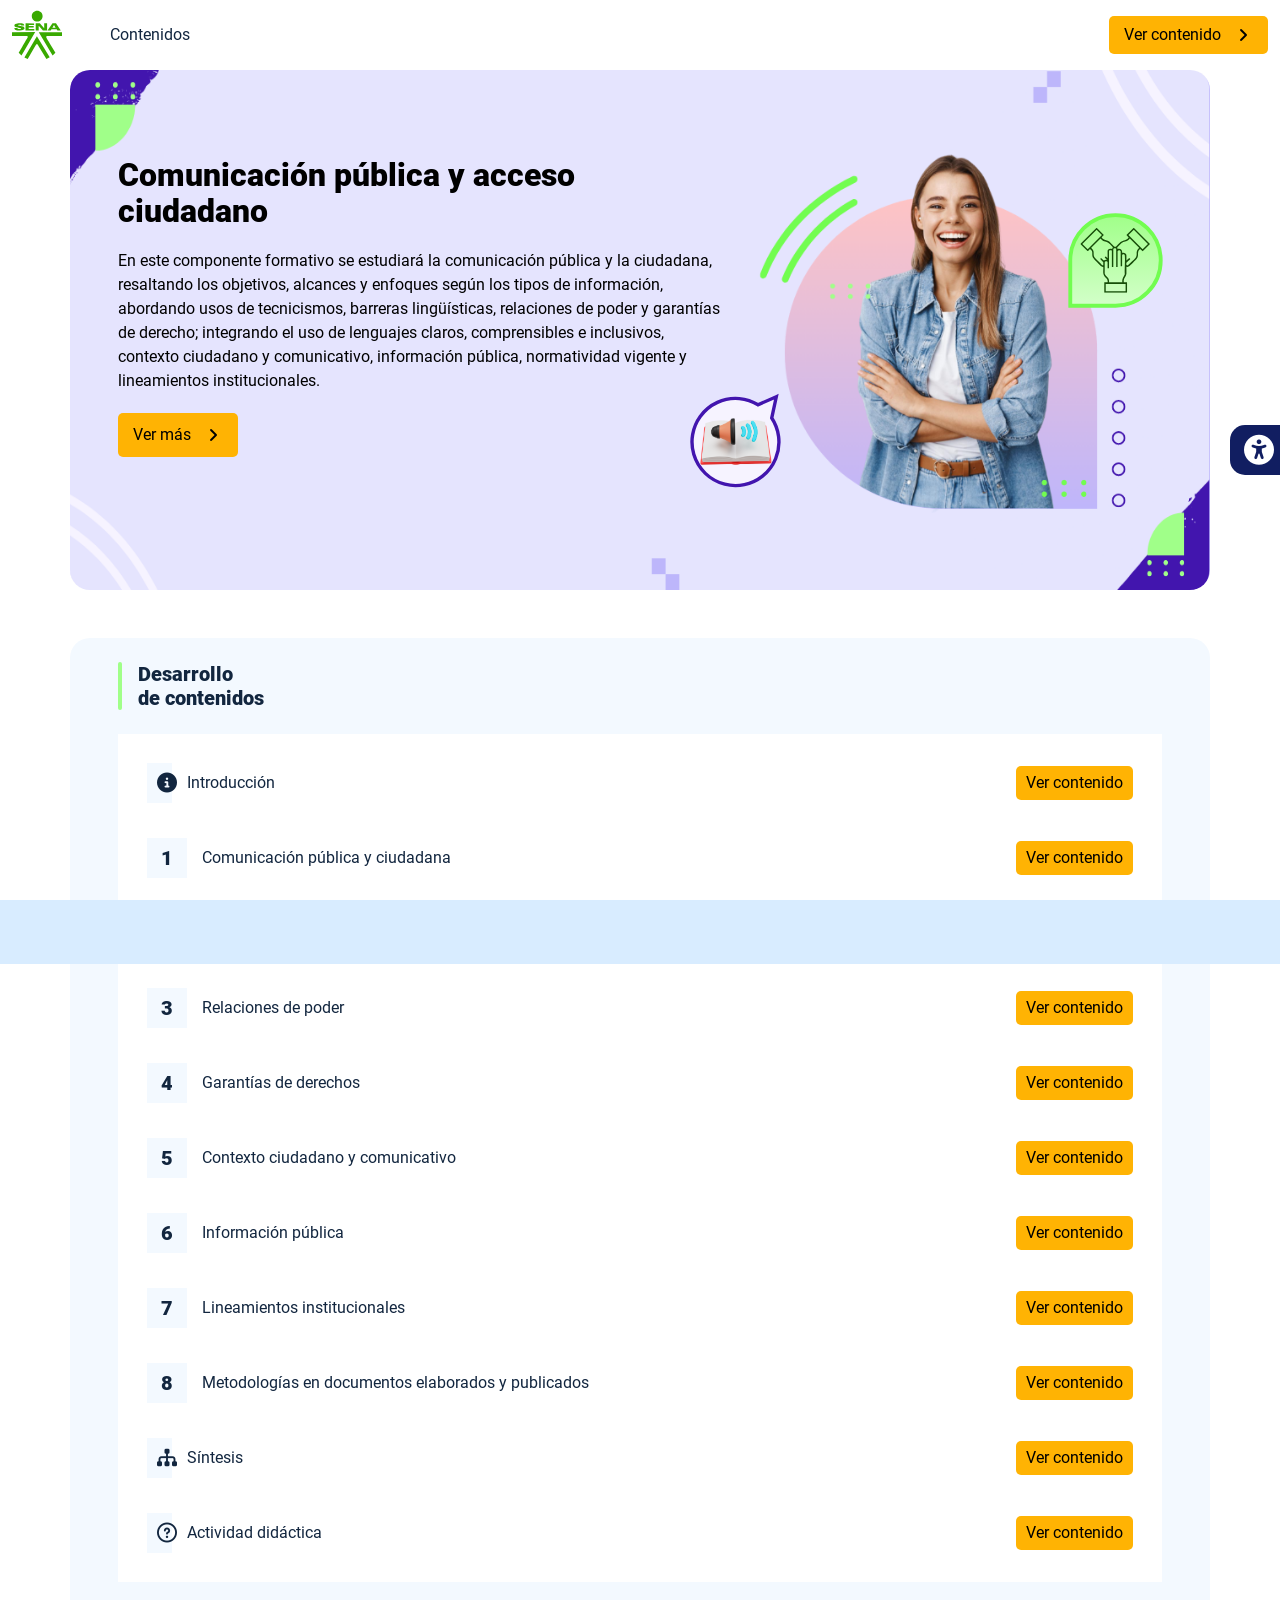
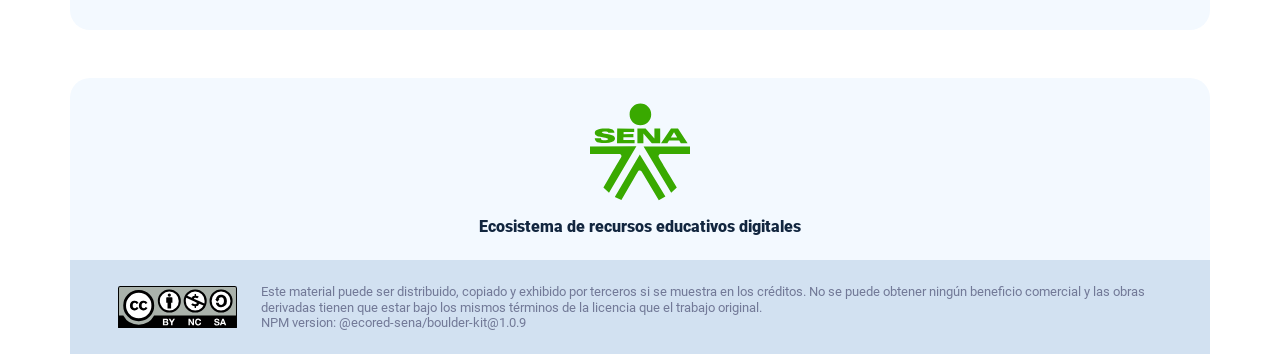
<file: index.html>
<!DOCTYPE html>
<html lang="">
<head>
    <meta charset="utf-8">
    <meta http-equiv="X-UA-Compatible" content="IE=edge">
    <meta name="viewport" content="width=device-width,initial-scale=1.0">
    <link rel="icon" href="./favicon.ico">
    <title>Comunicación pública y acceso ciudadano</title>
  <script defer src="./assets/index-DFzLZDbA.js"></script>
  <link rel="stylesheet" href="./assets/style-054N5R36.css">
</head>
<body>
    <noscript>
        <strong>We're sorry but this app doesn't work properly without JavaScript enabled. Please enable it to continue.</strong>
    </noscript>
    <div id="app"></div>
</body>
</html>
</file>
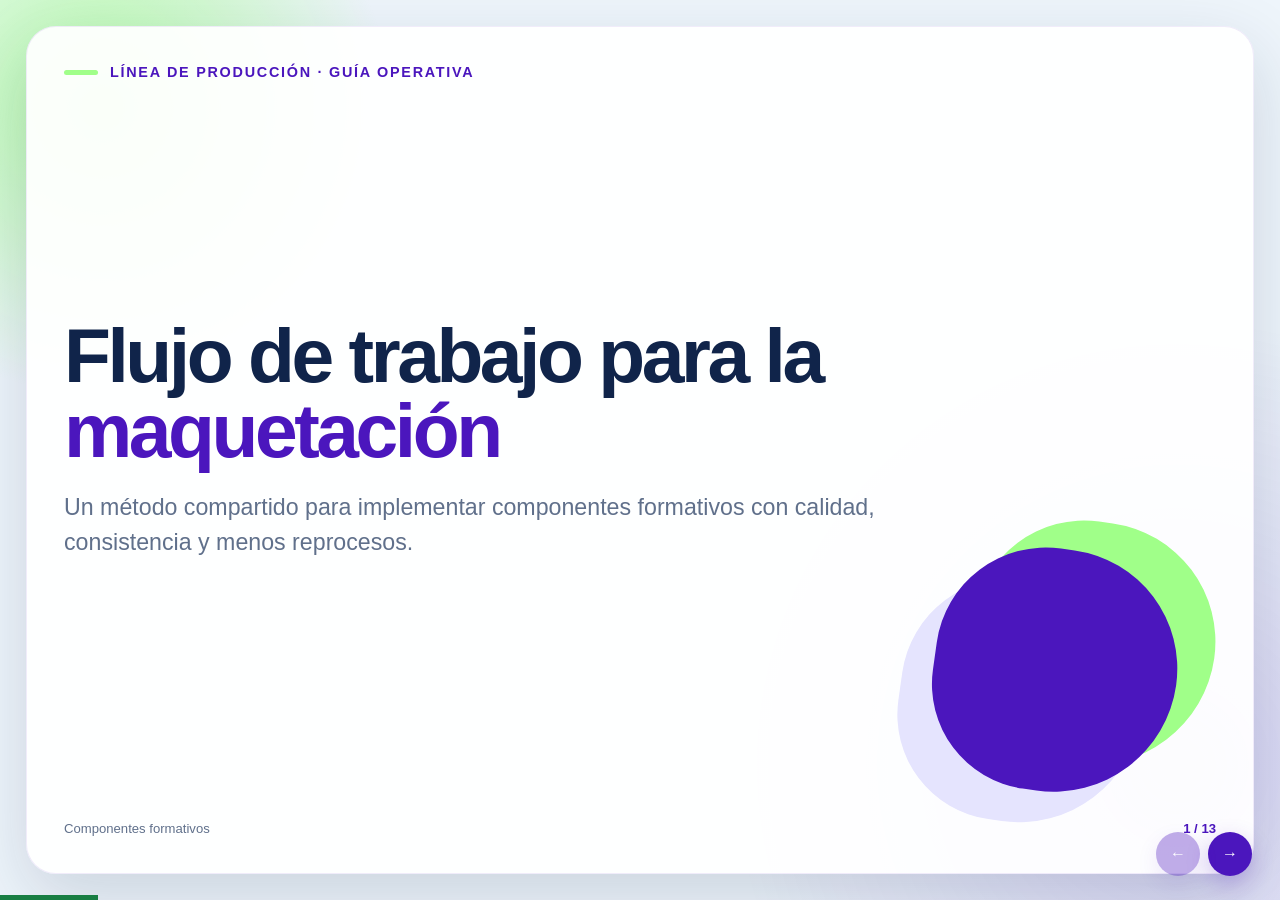
<file: scripts/index.html>
<!doctype html>
<html lang="es">
<head>
  <meta charset="utf-8">
  <meta name="viewport" content="width=device-width, initial-scale=1">
  <title>Flujo de maquetación de componentes formativos</title>
  <style>
    :root {
      --navy: #10244a;
      --violet: #4b16bd;
      --violet-soft: #e5e4fe;
      --green: #a0ff89;
      --green-dark: #187e43;
      --pink: #fedefe;
      --yellow: #ffb000;
      --paper: #fff;
      --muted: #60708b;
      --line: #dce3ec;
      --shadow: 0 24px 70px rgba(16, 36, 74, .16);
    }

    * { box-sizing: border-box; }
    html, body { margin: 0; min-height: 100%; }
    body {
      overflow: hidden;
      color: var(--navy);
      font-family: Inter, "Segoe UI", Arial, sans-serif;
      background:
        radial-gradient(circle at 8% 12%, rgba(160,255,137,.72), transparent 18rem),
        radial-gradient(circle at 92% 85%, rgba(75,22,189,.16), transparent 28rem),
        #eef5fb;
    }

    button { font: inherit; }
    .deck { position: relative; width: 100vw; height: 100vh; }
    .slide {
      position: absolute;
      inset: 0;
      display: grid;
      grid-template-rows: auto 1fr auto;
      gap: clamp(18px, 3vh, 34px);
      padding: clamp(28px, 5vw, 76px);
      opacity: 0;
      visibility: hidden;
      transform: translateX(55px) scale(.985);
      transition: opacity .35s ease, transform .35s ease, visibility .35s;
    }
    .slide.active { opacity: 1; visibility: visible; transform: none; }
    .slide::before {
      content: "";
      position: absolute;
      inset: clamp(14px, 2vw, 30px);
      z-index: -1;
      border: 1px solid rgba(75,22,189,.08);
      border-radius: 30px;
      background: rgba(255,255,255,.93);
      box-shadow: var(--shadow);
    }

    .eyebrow {
      display: flex;
      align-items: center;
      gap: 12px;
      color: var(--violet);
      font-size: clamp(.72rem, 1.2vw, .9rem);
      font-weight: 800;
      letter-spacing: .12em;
      text-transform: uppercase;
    }
    .eyebrow::before { content: ""; width: 34px; height: 5px; border-radius: 9px; background: var(--green); }
    h1, h2, h3, p { margin-top: 0; }
    h1 { max-width: 980px; margin-bottom: 22px; font-size: clamp(2.4rem, 6vw, 5.9rem); line-height: .98; letter-spacing: -.045em; }
    h2 { margin-bottom: 16px; font-size: clamp(2rem, 4vw, 4rem); line-height: 1.04; letter-spacing: -.035em; }
    h3 { margin-bottom: 9px; font-size: clamp(1rem, 1.8vw, 1.3rem); }
    p, li { font-size: clamp(.9rem, 1.45vw, 1.15rem); line-height: 1.5; }
    .lead { max-width: 920px; color: var(--muted); font-size: clamp(1.05rem, 2vw, 1.45rem); }
    .accent { color: var(--violet); }
    .highlight { padding: .08em .24em; background: linear-gradient(transparent 55%, var(--green) 55%); }

    .cover { align-items: center; }
    .cover .content { align-self: center; }
    .cover-mark {
      position: absolute;
      right: clamp(35px, 8vw, 120px);
      bottom: clamp(80px, 12vh, 150px);
      width: clamp(130px, 19vw, 260px);
      aspect-ratio: 1;
      border-radius: 48% 52% 54% 46%;
      background: var(--violet);
      box-shadow: 34px -32px 0 var(--green), -30px 35px 0 var(--violet-soft);
      transform: rotate(8deg);
    }

    .grid { display: grid; gap: clamp(14px, 2vw, 24px); }
    .grid.two { grid-template-columns: repeat(2, minmax(0, 1fr)); }
    .grid.three { grid-template-columns: repeat(3, minmax(0, 1fr)); }
    .card { padding: clamp(18px, 2.5vw, 30px); border: 1px solid var(--line); border-radius: 20px; background: var(--paper); }
    .card.tint { background: #f6f3ff; border-color: transparent; }
    .card.pink { background: var(--pink); border-color: transparent; }
    .card.green { background: #efffec; border-color: transparent; }
    .number {
      display: grid;
      place-items: center;
      width: 42px;
      height: 42px;
      margin-bottom: 16px;
      border-radius: 12px;
      color: white;
      background: var(--violet);
      font-weight: 900;
    }
    ul.clean { margin: 0; padding: 0; list-style: none; }
    ul.clean li { position: relative; margin: 9px 0; padding-left: 25px; }
    ul.clean li::before { content: ""; position: absolute; left: 0; top: .62em; width: 9px; height: 9px; border-radius: 50%; background: var(--green-dark); }

    .flow {
      display: grid;
      grid-template-columns: repeat(5, 1fr);
      align-items: stretch;
      gap: 12px;
    }
    .flow-step { position: relative; padding: 22px 16px; border-radius: 18px; background: var(--violet-soft); text-align: center; font-weight: 750; }
    .flow-step::after { content: "→"; position: absolute; right: -16px; top: 50%; z-index: 2; color: var(--violet); font-size: 1.5rem; transform: translateY(-50%); }
    .flow-step:last-child::after { display: none; }

    .process { display: grid; grid-template-columns: 1fr 1fr; gap: 14px 28px; counter-reset: process; }
    .process-item { display: grid; grid-template-columns: auto 1fr; gap: 15px; align-items: start; padding: 15px 0; border-bottom: 1px solid var(--line); }
    .process-item::before { counter-increment: process; content: counter(process); display: grid; place-items: center; width: 38px; height: 38px; border-radius: 10px; background: var(--yellow); font-weight: 900; }
    .process-item p { margin-bottom: 0; color: var(--muted); }

    .code {
      padding: 20px 24px;
      overflow: auto;
      border-left: 6px solid var(--green);
      border-radius: 14px;
      color: #f5f6ff;
      background: var(--navy);
      font: 600 clamp(.75rem, 1.2vw, .95rem)/1.65 Consolas, monospace;
      white-space: pre-wrap;
    }
    .tag-list { display: flex; flex-wrap: wrap; gap: 10px; }
    .tag { padding: 9px 14px; border-radius: 999px; color: var(--violet); background: var(--violet-soft); font-weight: 750; }
    .checklist { columns: 2; column-gap: 35px; }
    .checklist li { break-inside: avoid; }

    .footer { display: flex; justify-content: space-between; align-items: center; color: var(--muted); font-size: .82rem; }
    .slide-number { font-weight: 800; color: var(--violet); }
    .controls {
      position: fixed;
      right: 28px;
      bottom: 24px;
      z-index: 20;
      display: flex;
      gap: 8px;
    }
    .controls button {
      width: 44px;
      height: 44px;
      border: 0;
      border-radius: 50%;
      color: white;
      background: var(--violet);
      cursor: pointer;
      box-shadow: 0 8px 22px rgba(75,22,189,.25);
    }
    .controls button:disabled { opacity: .35; cursor: default; }
    .progress { position: fixed; left: 0; bottom: 0; z-index: 25; height: 5px; background: var(--green-dark); transition: width .3s ease; }

    @media (max-width: 800px) {
      body { overflow: auto; }
      .deck { height: auto; }
      .slide { position: relative; min-height: 100vh; display: none; padding: 35px 28px 80px; }
      .slide.active { display: grid; }
      .grid.two, .grid.three, .process { grid-template-columns: 1fr; }
      .flow { grid-template-columns: 1fr; }
      .flow-step::after { content: "↓"; right: 50%; top: auto; bottom: -21px; transform: translateX(50%); }
      .checklist { columns: 1; }
      .cover-mark { opacity: .15; }
    }
  </style>
</head>
<body>
  <main class="deck" aria-live="polite">
    <section class="slide cover active">
      <div class="eyebrow">Línea de producción · Guía operativa</div>
      <div class="content">
        <h1>Flujo de trabajo para la <span class="accent">maquetación</span></h1>
        <p class="lead">Un método compartido para implementar componentes formativos con calidad, consistencia y menos reprocesos.</p>
      </div>
      <div class="cover-mark" aria-hidden="true"></div>
      <footer class="footer"><span>Componentes formativos</span><span class="slide-number"></span></footer>
    </section>

    <section class="slide">
      <div class="eyebrow">Objetivo común</div>
      <div>
        <h2>¿Qué buscamos <span class="highlight">estandarizar?</span></h2>
        <div class="grid three">
          <article class="card green"><div class="number">1</div><h3>Ordenar el proceso</h3><p>Definir entradas, responsabilidades, entregables y puntos de aprobación.</p></article>
          <article class="card tint"><div class="number">2</div><h3>Reducir reprocesos</h3><p>Revisar por bloques, conservar lo aprobado y cambiar solo lo solicitado.</p></article>
          <article class="card pink"><div class="number">3</div><h3>Reutilizar soluciones</h3><p>Aplicar componentes institucionales y documentar cada patrón aprobado.</p></article>
        </div>
      </div>
      <footer class="footer"><span>Propósito</span><span class="slide-number"></span></footer>
    </section>

    <section class="slide">
      <div class="eyebrow">Principio general</div>
      <div>
        <h2>La maquetación se realiza <span class="accent">por bloques</span></h2>
        <div class="grid three">
          <article class="card"><div class="number">A</div><h3>Diseño aprobado</h3><p>El PDF o archivo de diseño define la composición visual esperada.</p></article>
          <article class="card"><div class="number">B</div><h3>Contenido fuente</h3><p><code>TemaX.vue</code> aporta los textos y la secuencia temática.</p></article>
          <article class="card"><div class="number">C</div><h3>Biblioteca institucional</h3><p>Los componentes existentes definen estructura, comportamiento y estilo.</p></article>
        </div>
        <p class="lead" style="margin-top:24px">Primero se reutiliza. El CSS personalizado se reserva para necesidades que la biblioteca no resuelva.</p>
      </div>
      <footer class="footer"><span>Tres fuentes por bloque</span><span class="slide-number"></span></footer>
    </section>

    <section class="slide">
      <div class="eyebrow">Roles</div>
      <div>
        <h2>Responsabilidad compartida</h2>
        <div class="grid three">
          <article class="card green"><h3>Línea de producción</h3><ul class="clean"><li>Entrega insumos aprobados</li><li>Confirma estructura y recursos</li><li>Valida fidelidad visual</li><li>Aprueba por bloques</li></ul></article>
          <article class="card tint"><h3>Maquetador</h3><ul class="clean"><li>Identifica componentes</li><li>Implementa y conserva lo aprobado</li><li>Valida código y responsive</li><li>Documenta decisiones</li></ul></article>
          <article class="card pink"><h3>Revisor</h3><ul class="clean"><li>Compara diseño e implementación</li><li>Describe ajustes concretos</li><li>Proporciona referencias</li><li>Confirma aprobación</li></ul></article>
        </div>
      </div>
      <footer class="footer"><span>Quién hace qué</span><span class="slide-number"></span></footer>
    </section>

    <section class="slide">
      <div class="eyebrow">Antes de comenzar</div>
      <div>
        <h2>Insumos mínimos</h2>
        <div class="grid two">
          <article class="card"><ul class="clean"><li>PDF, XD o diseño aprobado</li><li>Textos definitivos por tema</li><li>Imágenes organizadas y nombradas</li><li>Menú y numeración confirmados</li></ul></article>
          <article class="card"><ul class="clean"><li>Paleta institucional</li><li>Biblioteca de componentes</li><li>Glosario y referencias</li><li>Introducción, síntesis y actividad</li></ul></article>
        </div>
        <p class="lead" style="margin-top:24px">Si falta un insumo que pueda cambiar la estructura o el contenido, se reporta antes de avanzar con ese bloque.</p>
      </div>
      <footer class="footer"><span>Punto de entrada</span><span class="slide-number"></span></footer>
    </section>

    <section class="slide">
      <div class="eyebrow">Vista general</div>
      <div>
        <h2>Flujo de punta a punta</h2>
        <div class="flow">
          <div class="flow-step">1. Recibir<br>insumos</div>
          <div class="flow-step">2. Inventariar<br>bloques</div>
          <div class="flow-step">3. Asociar<br>componentes</div>
          <div class="flow-step">4. Implementar<br>y validar</div>
          <div class="flow-step">5. Revisar<br>y aprobar</div>
        </div>
        <div class="card green" style="margin-top:28px"><strong>Cierre:</strong> validación transversal del programa y documentación de los patrones reutilizables.</div>
      </div>
      <footer class="footer"><span>Proceso iterativo</span><span class="slide-number"></span></footer>
    </section>

    <section class="slide">
      <div class="eyebrow">Ejecución</div>
      <div>
        <h2>Nueve etapas controladas</h2>
        <div class="process">
          <div class="process-item"><div><h3>Verificar insumos</h3><p>Versión, temas, textos y recursos.</p></div></div>
          <div class="process-item"><div><h3>Inventario visual</h3><p>Orden y tipo de cada bloque.</p></div></div>
          <div class="process-item"><div><h3>Asociar componentes</h3><p>Elegir patrones antes de editar.</p></div></div>
          <div class="process-item"><div><h3>Primera implementación</h3><p>Construir el tema completo.</p></div></div>
          <div class="process-item"><div><h3>Validación técnica</h3><p>Compilar y revisar responsive.</p></div></div>
          <div class="process-item"><div><h3>Revisión por bloques</h3><p>Observaciones concretas.</p></div></div>
          <div class="process-item"><div><h3>Aplicar ajustes</h3><p>Conservar lo correcto.</p></div></div>
          <div class="process-item"><div><h3>Aprobar el tema</h3><p>Cerrar contenido y diseño.</p></div></div>
          <div class="process-item"><div><h3>Validación global</h3><p>Consistencia del programa.</p></div></div>
        </div>
      </div>
      <footer class="footer"><span>Etapas y controles</span><span class="slide-number"></span></footer>
    </section>

    <section class="slide">
      <div class="eyebrow">Lenguaje común</div>
      <div>
        <h2>Cómo solicitar un ajuste</h2>
        <div class="code">Bloque: nombre, clase o fila donde inicia
Estado actual: qué está correcto y qué está incorrecto
Resultado esperado: cómo debe quedar
Componente sugerido: componente o referencia aprobada
Qué debe cambiar: estructura, color, imagen, margen o contenido
Motivo: razón institucional, visual o funcional</div>
        <p class="lead" style="margin-top:22px">Indicar qué está correcto evita que una corrección estructural modifique contenido, imágenes o colores ya aprobados.</p>
      </div>
      <footer class="footer"><span>Retroalimentación por bloques</span><span class="slide-number"></span></footer>
    </section>

    <section class="slide">
      <div class="eyebrow">Biblioteca</div>
      <div>
        <h2>Patrones que ya podemos reutilizar</h2>
        <div class="tag-list">
          <span class="tag">Apertura imagen + icono</span><span class="tag">Cajón centrado</span><span class="tag">Título pastilla</span>
          <span class="tag">Figura responsiva</span><span class="tag">Tabla institucional</span><span class="tag">tarjeta-avatar</span>
          <span class="tag">tarjeta--container</span><span class="tag">tarjeta-numerada</span><span class="tag">LineaTiempoD</span>
          <span class="tag">AcordionA</span><span class="tag">SlyderA / B / F</span><span class="tag">bloque-texto-g</span>
          <span class="tag">Lista numerada</span><span class="tag">Fondos BG01–BG04</span>
        </div>
        <div class="card tint" style="margin-top:30px"><strong>Regla:</strong> no basta con usar el nombre del componente. Se debe conservar su jerarquía, clases responsivas, márgenes y estructura interna aprobada.</div>
      </div>
      <footer class="footer"><span>Soluciones institucionales</span><span class="slide-number"></span></footer>
    </section>

    <section class="slide">
      <div class="eyebrow">Criterios transversales</div>
      <div>
        <h2>Reglas que deben cumplirse siempre</h2>
        <div class="grid two">
          <article class="card"><h3>Estructura</h3><ul class="clean"><li>Títulos internos en <code>h5</code></li><li>Márgenes <code>.mb-4</code> y <code>.mt-4</code></li><li>Último párrafo con <code>p.mb-0</code></li><li>Responsive con retícula Bootstrap</li></ul></article>
          <article class="card"><h3>Accesibilidad</h3><ul class="clean"><li>Imágenes no numeradas: <code>alt=""</code></li><li>Figuras: alternativa descriptiva</li><li>Mismo alt en versión móvil</li><li>Fondos cargados con <code>require_src</code></li></ul></article>
        </div>
      </div>
      <footer class="footer"><span>Calidad transversal</span><span class="slide-number"></span></footer>
    </section>

    <section class="slide">
      <div class="eyebrow">Evitar reprocesos</div>
      <div>
        <h2>Lo que no debemos hacer</h2>
        <div class="grid two">
          <article class="card pink"><ul class="clean"><li>Modificar bloques no señalados</li><li>Cambiar contenido durante un ajuste visual</li><li>Dejar muestras duplicadas</li><li>Crear CSS sin revisar la biblioteca</li></ul></article>
          <article class="card tint"><ul class="clean"><li>Simular componentes con clases parecidas</li><li>Ignorar la vista móvil</li><li>Acumular ajustes sin compilar</li><li>Dejar decisiones sin documentar</li></ul></article>
        </div>
      </div>
      <footer class="footer"><span>Disciplina de implementación</span><span class="slide-number"></span></footer>
    </section>

    <section class="slide">
      <div class="eyebrow">Punto de control</div>
      <div>
        <h2>¿Cuándo está listo un tema?</h2>
        <ul class="clean checklist">
          <li>Contenido completo y correcto</li><li>Imágenes y rutas verificadas</li><li>Sin muestras duplicadas</li>
          <li>Componentes institucionales correctos</li><li>Títulos y márgenes normalizados</li><li>Accesibilidad aplicada</li>
          <li>Escritorio y móvil validados</li><li>CSS sin uso eliminado</li><li>Compilación exitosa</li>
          <li>Decisiones documentadas</li><li>Revisión por bloques cerrada</li><li>Aprobación confirmada</li>
        </ul>
      </div>
      <footer class="footer"><span>Definition of Done</span><span class="slide-number"></span></footer>
    </section>

    <section class="slide cover">
      <div class="eyebrow">Mejora continua</div>
      <div class="content">
        <h2>Cada programa debe hacer más fácil <span class="accent">el siguiente</span></h2>
        <p class="lead">Validamos un patrón, documentamos por qué funciona y lo incorporamos al estándar para que toda la línea de producción pueda reutilizarlo.</p>
        <div class="card green" style="max-width:820px;margin-top:28px"><strong>Documentos de referencia:</strong> <code>flujo_maquetacion.md</code> para el proceso y <code>maquetacion.md</code> para los patrones técnicos.</div>
      </div>
      <footer class="footer"><span>Gracias</span><span class="slide-number"></span></footer>
    </section>
  </main>

  <nav class="controls" aria-label="Controles de presentación">
    <button id="prev" type="button" aria-label="Diapositiva anterior">←</button>
    <button id="next" type="button" aria-label="Diapositiva siguiente">→</button>
  </nav>
  <div class="progress" aria-hidden="true"></div>

  <script>
    const slides = [...document.querySelectorAll('.slide')];
    const prev = document.querySelector('#prev');
    const next = document.querySelector('#next');
    const progress = document.querySelector('.progress');
    let current = 0;

    function show(index) {
      current = Math.max(0, Math.min(index, slides.length - 1));
      slides.forEach((slide, i) => {
        slide.classList.toggle('active', i === current);
        slide.setAttribute('aria-hidden', i === current ? 'false' : 'true');
        slide.querySelector('.slide-number').textContent = `${i + 1} / ${slides.length}`;
      });
      prev.disabled = current === 0;
      next.disabled = current === slides.length - 1;
      progress.style.width = `${((current + 1) / slides.length) * 100}%`;
      history.replaceState(null, '', `#${current + 1}`);
    }

    prev.addEventListener('click', () => show(current - 1));
    next.addEventListener('click', () => show(current + 1));
    document.addEventListener('keydown', event => {
      if (['ArrowRight', 'PageDown', ' '].includes(event.key)) { event.preventDefault(); show(current + 1); }
      if (['ArrowLeft', 'PageUp'].includes(event.key)) { event.preventDefault(); show(current - 1); }
      if (event.key === 'Home') show(0);
      if (event.key === 'End') show(slides.length - 1);
    });

    const initial = Number(location.hash.slice(1)) - 1;
    show(Number.isInteger(initial) && initial >= 0 ? initial : 0);
  </script>
</body>
</html>
</file>
